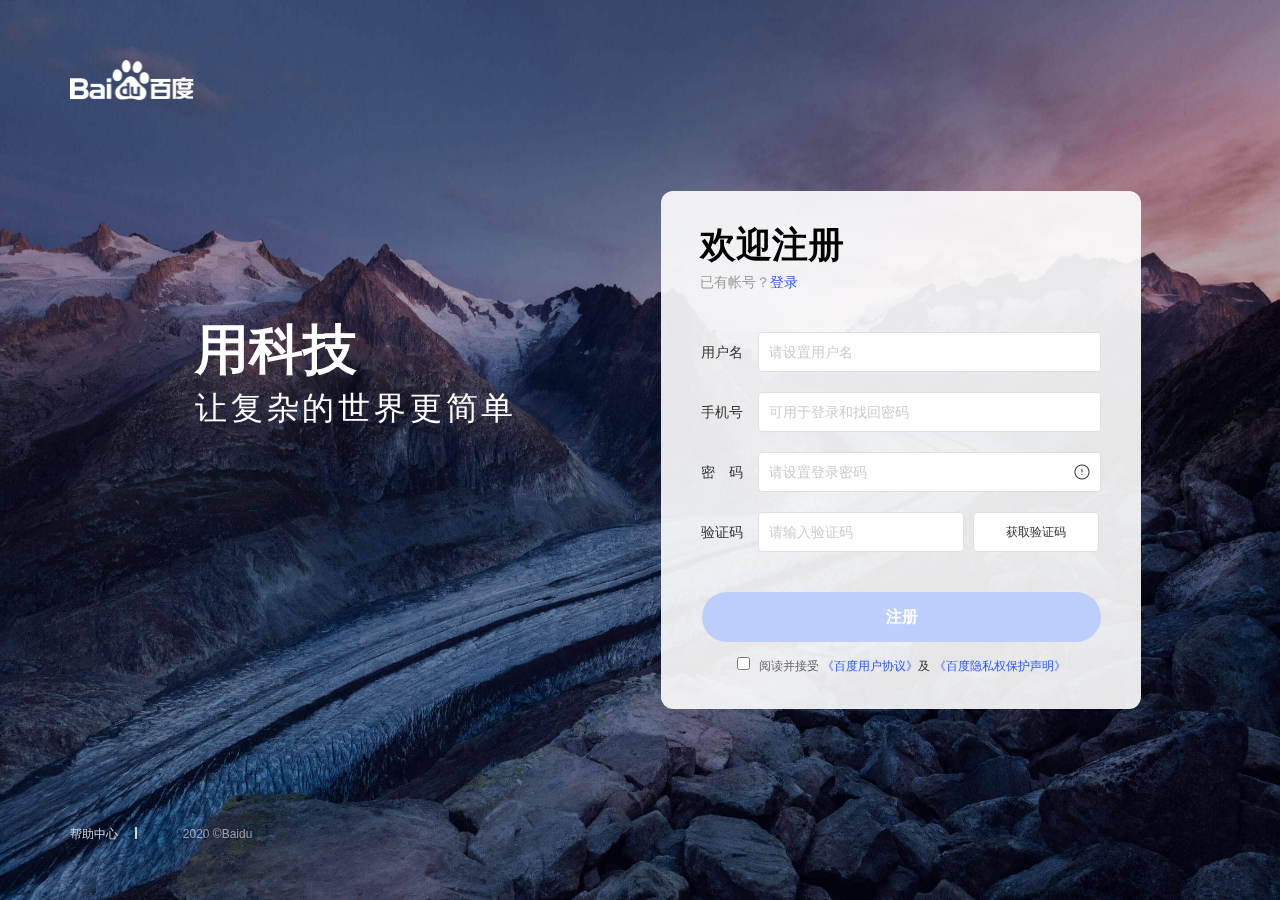
<file: index.html>
<!DOCTYPE html>
<html>
<!--STATUS OK-->

<head>
    <meta http-equiv="Content-Type" content="text/html; charset=UTF-8">
    <title>
        注册百度帐号
    </title>
    <script type="text/javascript">
        window.wpo = { start: new Date * 1, pid: 109, page: 'passport' };
        var _hmt = _hmt || [];
    </script>
    <link rel="stylesheet" href="./style.css">
    <!-- <link rel="stylesheet" href="./base.css">
    <link rel="stylesheet" href="./ui.css"> -->
    <script src="./script.js"></script>
    <style>
        .pass-item-placeholder {
            color: #ABABAB;
            cursor: text;
            display: block;
            font-size: 12px;
            height: 20px;
            left: 163px;
            line-height: 20px;
            position: absolute;
            top: 5px;
            width: 160px;
        }

        .pass-item-placeholder-inactive {
            color: #ccc;
        }
    </style>
</head>

<body>
    <div id="wrapper" class="">
        <div id="head">
        </div>
        <div id="nav">
        </div>
        <div id="content">
            <div class="mod-new-reg-bg">
                <img src="./reg_bg_min.jpg">
            </div>
            <div class="mod-new-reg-wrapper">
                <div class="mod-new-reg-logo">
                    <img src="./baidu.png">
                </div>
                <div class="mod-new-reg-text">
                    <h3>用科技</h3>
                    <p>让复杂的世界更简单</p>
                </div>
                <div class="mod-new-reg-footer">
                    <span class="mod-new-reg-help">
                        <a class="mode-new-reg-help-text" href="#" target="_blank">帮助中心</a>
                        <span class="mod-new-reg-line"></span>
                        <a class="mod-new-reg-service" href="#"></a>
                    </span>
                    <span class="mod-new-reg-copyright">2020&nbsp;©Baidu</span>
                </div>
            </div>
            <div class="mod-reg clearfix mod-reg- mod-new-reg-content">
                <div class="new-reg-guide-login">
                    <h3>欢迎注册</h3>
                    <p>已有帐号？<span id="login_btn">登录</span></p>
                </div>
                <div class="reg-content tang-pass-reg" id="reg_content">
                    <form autocomplete="off" id="form" class="new-reg-v5" method="POST">
                        <p id="userNameWrapper" class="pass-form-item pass-form-item-userName">
                            <label for="userName" id="userNameLabel" class="pass-label pass-label-userName">用户名</label>
                            <input type="text" style="display:none;">
                            <input id="userName" type="text" name="userName"
                                class="pass-text-input pass-text-input-userName" autocomplete="off" value=""
                                placeholder="请设置用户名">
                            <span id="userName_clearbtn" class="pass-clearbtn pass-clearbtn-userName" style="display: none; visibility: hidden;"></span>
                            <span id="userNameError" class="pass-item-error pass-item-error-userName" style="display: none;">用户名不能超过7个汉字或14个字符</span>
                            <span id="userNameSucc" class="pass-item-succ pass-item-succ-userName" style="display:none;"></span>
                            <span id="userNameTip" class="pass-item-tip pass-item-tip-userName" style="display: none;">
                                <span id="userNameTipText" class="pass-item-tiptext pass-item-tiptext-userName">设置后不可更改，中英文均可，最长14个英文或7个汉字</span>
                            </span>
                        </p>
                        <p id="phoneWrapper" class="pass-form-item pass-form-item-phone">
                            <label for="phone" id="phoneLabel" class="pass-label pass-label-phone">手机号</label>
                            <input type="text" style="display:none;">
                            <input id="phone" type="text" name="phone" class="pass-text-input pass-text-input-phone" maxlength="11" autocomplete="off" value="" placeholder="可用于登录和找回密码">
                            <span id="phone_clearbtn" class="pass-clearbtn pass-clearbtn-phone" style="display: none; visibility: hidden;"></span>
                            <span id="phoneError" class="pass-item-error pass-item-error-phone" style="display: none;">手机号码格式不正确</span>
                            <span id="phoneSucc" class="pass-item-succ pass-item-succ-phone" style="display:none;"></span>
                            <span id="phoneTip" class="pass-item-tip pass-item-tip-userName" style="display:none">
                                <span id="phoneTipText" class="pass-item-tiptext pass-item-tiptext-userName">请输入中国大陆手机号,其他用户不可见</span>
                            </span>
                        </p>
                        <input type="password" name="password" style="display:none">
                        <p id="passwordWrapper" class="pass-form-item pass-form-item-password">
                            <label for="password" id="passwordLabel"
                                class="pass-label pass-label-password">密　码</label>
                            <input id="password" type="password" name="password" class="pass-text-input pass-text-input-password" maxlength="14"
                                 maxlength="11"autocomplete="off" value="" placeholder="请设置登录密码">
                            <span id="passwordError" class="pass-item-error pass-item-error-password" style="display: none;">
                                密码设置不符合要求
                            </span>
                            <span id="passwordSucc" class="pass-item-succ pass-item-succ-password" style="display:none;"></span>
                            <span id="passwordTip" class="pass-item-tip-password" style="display: none;">
                                <span id="passwordTipText" class="pass-item-tiptext pass-item-tiptext-password">
                                    <span id="pwd_checklist_len" data-rule="len" class="pwd-checklist-item">长度为8~14个字符</span>
                                    <span id="pwd_checklist_cha" data-rule="cha" class="pwd-checklist-item">字母/数字以及标点符号至少包含2种</span>
                                    <span id="pwd_checklist_spa" data-rule="spa" class="pwd-checklist-item">不允许有空格、中文</span>
                                </span>
                            </span>
                            <span class="change-password-type" id="changePwdType" style="display:none;"></span>
                            <span class="new-password-tip" id="newPwdTip" style="display: block;"></span>
                        </p>
                        <p id="verifyCodeSendWrapper" class="pass-form-item pass-form-item-verifyCodeSend">
                            <label for="verifyCode" id="verifyCodeLabel" class="pass-label pass-label-verifyCode">验证码</label>
                            <input id="verifyCode" type="text" name="verifyCode" class="pass-text-input pass-text-input-verifyCode" autocomplete="off" maxlength="6" placeholder="请输入验证码">
                            <span id="verifyCode_clearbtn" class="pass-clearbtn pass-clearbtn-verifyCode" style="display: none; visibility: hidden;"></span>
                            <input id="verifyCodeSend" type="button" value="获取验证码" class="pass-button pass-button-verifyCodeSend" autocomplete="off">
                            <span id="verifyCodeError" class="pass-item-error pass-item-error-verifyCodeSend" style="display: none;"></span>
                            <span id="verifyCodeSendTip" class="pass-item-tip pass-item-tip-verifyCodeSend" style="display: none;"></span>
                        </p>
                        <p id="errorWrapper" class="pass-generalErrorWrapper">
                            <span id="error" class="pass-generalError"></span>
                        </p>
                        <p id="submitWrapper" class="pass-form-item pass-form-item-submit pass-form-item-submit-v5">
                            <input id="submit" type="submit" value="注册" class="pass-button pass-button-submit">
                        </p>
                        <p id="isAgreeWrapper" class="pass-form-item pass-form-item-isAgree">
                            <input name="isAgree" id="isAgree" type="checkbox" class="pass-checkbox-input pass-checkbox-isAgree" autocomplete="off">
                            <label for="isAgree">阅读并接受</label>
                            <a target="_blank" href="http://passport.baidu.com/static/passpc-account/html/protocal.html">《百度用户协议》</a>及
                            <a target="_blank" href="http://privacy.baidu.com/mdetail?id=288">《百度隐私权保护声明》</a>
                            <a><span id="isAgreeError" class="pass-item-error pass-item-error-isAgree"></span></a>
                        </p>
                    </form>
                </div>
            </div>
            <input type="hidden" value="mn" id="jsProduct">
            <input type="hidden" value="" id="jsU">
            <input type="hidden" value="" id="jsColor">
            <input type="hidden" value="" id="jsSubpro">
            <input type="hidden" value="https://www.baidu.com/" id="jsNorealU">
            <input type="hidden" value="https://www.baidu.com/" id="jsRetu">
            <input type="hidden" value="1" id="jsnoUsername">
            <input type="hidden" value="" id="jsdefaultAccount">
            <input type="hidden" value="" id="isSchoolReg">
            <input type="hidden" value="" id="hasAuthsite">
        </div>
        <div id="foot">
        </div>
    </div>
    <script type="text/javascript">wpo.tti = new Date * 1;</script>
</body>

</html>
</file>
<file: style.css>
html {
    color: #333;
    background: #fff;
    overflow-y: scroll;
}

* {
    padding: 0;
    margin: 0;
}

body {
    font-family: PingFang-SC-Regular,Helvetica,"Microsoft Yahei","微软雅黑"!important;
}

#wrapper {
    width: 100%;
}

#head, #content, #foot {
    width: 980px;
    margin-left: auto;
    margin-right: auto;
}

.mod-reg {
    position: relative;
}
.clearfix {
    zoom: 1;
}

.mod-new-reg-bg {
    position: fixed;
    left: 0;
    right: 0;
    top: 0;
    bottom: 0;
    background: url(./static/passpc-account/img/reg_bg_min.jpg) no-repeat;
    background-size: cover;
    background: none\9;
    *background: 0 0;
}

.mod-new-reg-bg img {
    display: block\9;
    *display: block;
    width: 100%;
    height: 100%;
}

.mod-new-reg-wrapper .mod-new-reg-logo {
    position: fixed;
    left: 70px;
    top: 60px;
    width: 124.4px;
    height: 40px;
}

.mod-new-reg-wrapper .mod-new-reg-logo img {
    width: 100%;
    height: 100%;
}

@media screen and (max-width: 1150px) {
    .mod-new-reg-wrapper .mod-new-reg-text {
        display: none;
    }
}

.mod-new-reg-wrapper .mod-new-reg-text {
    position: fixed;
    left: 195px;
    top: 314px;
    color: #fff;
}

.mod-new-reg-wrapper .mod-new-reg-text h3 {
    font-size: 54px;
    letter-spacing: 0;
    font-weight: 700;
}

.mod-new-reg-wrapper .mod-new-reg-text p {
    font-size: 32px;
    letter-spacing: 3.81px;
    font-weight: 300;
}

.mod-new-reg-wrapper .mod-new-reg-footer {
    position: fixed;
    left: 70px;
    bottom: 57px;
    font-size: 14px;
    color: #fff;
}

.mod-new-reg-wrapper .mod-new-reg-footer .mod-new-reg-help .mode-new-reg-help-text {
    filter: alpha(opacity=80);
    opacity: .8;
}

.mod-new-reg-wrapper .mod-new-reg-footer .mod-new-reg-help .mod-new-reg-line {
    display: inline-block;
    width: 2px;
    height: 12px;
    filter: alpha(opacity=78);
    opacity: .78;
    margin: 0 12px 0 13px;
    background: #fff;
    position: relative;
    top: 1px;
}

.mod-new-reg-wrapper .mod-new-reg-footer .mod-new-reg-help a {
    text-decoration: none;
    color: #fff;
    cursor: pointer;
}

.mod-new-reg-wrapper .mod-new-reg-footer .mod-new-reg-copyright {
    filter: alpha(opacity=54);
    opacity: .54;
    font-size: 12px;
    color: #fff;
    display: inline-block;
    padding-left: 30px;
}

@media screen and (max-height: 752px) {
    .mod-new-reg-content {
        height: 518px;
        margin-top: -259px;
    }
}
.mod-new-reg-content {
    position: absolute;
    right: 139px;
    top: 50%;
    width: 480px;
    height: 518px;
    margin-top: -259px;
    *background: #fff;
    background: #fff;
    background: rgba(255,255,255,.9);
    border-radius: 12px;
    border-radius: 12px;
    overflow: hidden;
}

.mod-new-reg-content .new-reg-guide-login {
    margin: 30px 0 0 39px;
}

.mod-new-reg-content .new-reg-guide-login h3 {
    font-size: 36px;
    color: #000;
    padding-bottom: 4px;
}

.mod-new-reg-content .new-reg-guide-login p {
    font-size: 14px;
    color: #9B9B9B;
}

.mod-new-reg-content .new-reg-guide-login p span {
    color: #2e58ff;
    cursor: pointer;
}

@media screen and (max-height: 752px) {
    .tang-pass-reg {
        padding-top: 40px;
        overflow: initial;
    }
}

.tang-pass-reg {
    padding-top: 40px;
}

@media screen and (max-height: 752px) {
    .tang-pass-reg .pass-form-item {
        margin-bottom: 20px;
    }
}
.tang-pass-reg .pass-form-item {
    margin-bottom: 40px;
}
.tang-pass-reg .pass-form-item {
    position: relative;
    clear: both;
    margin-bottom: 20px;
    zoom: 1;
}

.new-reg-v5 .pass-form-item.pass-form-item-verifyCodeSend {
    margin-bottom: 0;
}

.tang-pass-reg .pass-label {
    font-size: 14px;
    color: #333;
    letter-spacing: 0;
    text-align: right;
    width: 82px;
    height: 40px;
    line-height: 40px;
    margin-right: 15px;
    font-weight: 200;
    display: block;
    float: left;
}

.tang-pass-reg .pass-text-input-verifyCode {
    width: 184px!important;
    margin-right: 9px;
    float: left;
}
.tang-pass-reg .pass-text-input {
    padding: 11px 10px;
    max-height: 40px;
    background: #fff;
    border: 1px solid #E0E0E0;
    border-radius: 4px;
    font-size: 14px;
    width: 321px;
    color: #000;
}

.pass-text-input::placeholder {
    color: #ccc;
}

.tang-pass-reg .pass-form-item-verifyCode span, .tang-pass-reg .pass-form-item-verifyCodeSend span {
    float: left;
    display: block;
}
.tang-pass-reg .pass-clearbtn {
    left: -99999px;
}

.tang-pass-reg input.pass-button-verifyCodeSend {
    width: 126px;
    border-radius: 4px;
    background: #fff;
    border: 1px solid #E0E0E0;
    font-size: 12px;
    color: #333;
    letter-spacing: 0;
    text-align: center;
    line-height: 24px;
    height: 40px;
    font-weight: 400;
    margin-right: 10px;
}

@media screen and (max-height: 752px) {
    .tang-pass-reg .pass-generalError, .tang-pass-reg .pass-form-item-verifyCodeSend span.pass-item-error {
        line-height: 18px;
    }
}
span.pass-item-error {
    margin-left: 97px;
    padding: 3px 0 0;
    color: #F55;
    background: 0 0;
    position: absolute;
    left: 0;
    top: 42px;
    line-height: 12px;
    font-size: 12px;
}

.new-reg-v5 .pass-item-tip.pass-item-tip-verifyCodeSend {
    background: 0 0;
    top: 40px;
    text-align: left;
    color: #000;
    line-height: 17px;
    margin-left: 0;
}
.tang-pass-reg .pass-form-item-verifyCode span, .tang-pass-reg .pass-form-item-verifyCodeSend span {
    float: left;
    display: block;
}
.tang-pass-reg .pass-item-tip {
    width: 317px;
    height: 39px;
    position: absolute;
    left: 97px;
    top: -46px;
    text-align: center;
    color: #fff;
    background: url(./static/passpc-account/img/reg/check-username-bg-2x.png) no-repeat;
    background-size: 100%;
}
.tang-pass-reg .pass-item-tip-verifyCodeSend {
    padding-top: 2px;
}

.tang-pass-reg .pass-item-tip-verifyCodeSend {
    line-height: 18px;
    color: #999;
}

.tang-pass-reg .pass-button {
    display: block;
    height: 50px;
    font-size: 16px;
    font-weight: 700;
    cursor: pointer;
    color: #fff;
    background-image: none;
    border-radius: 3px;
    border: 0;
    -moz-border-radius: 3px;
    -webkit-border-radius: 3px;
    transition: .3s;
    -moz-transition: .3s;
    -o-transition: .3s;
    -webkit-transition: .3s;
}

.tang-pass-reg .pass-form-item-submit.pass-form-item-submit-v5 {
    margin-bottom: 15px;
    padding-top: 40px;
    margin-top: 0;
    left: 41px;
}

.mod-reg .tang-pass-reg .pass-button-submit {
    background: #BDCEFC;
    /* background: #6666ff; */
    border-radius: 25px;
    width: 399px;
}

.tang-pass-reg .pass-form-item-isAgree {
    margin-left: 41px;
    width: 399px;
    text-align: center;
    font-size: 12px;
}

.tang-pass-reg .pass-form-item-isAgree label {
    color: #666;
    font-size: 12px;
    margin-left: 5px;
}

.tang-pass-reg a {
    color: #2E58FF;
    text-decoration: none;
}

a {
    -webkit-tap-highlight-color: rgba(0,0,0,0);
    -webkit-appearance: none;
    font-size: 12px;
}

.tang-pass-reg .new-password-tip {
    width: 16px;
    height: 16px;
    position: absolute;
    top: 12px;
    left: 413px;
    background: url(./static/passpc-account/img/reg/pwdtip-2x.png) no-repeat;
    background-size: 100%;
}

.tang-pass-reg .new-password-tip:hover {
    background: url(./static/passpc-account/img/reg/pwdtip-2x-hover.png) no-repeat;
    background-size: 100%;
}

.pass-text-input-error {
    border-color: #F55!important;
}

.tang-pass-reg .pass-item-error-password {
    position: absolute;
    height: 16px;
    padding: 0;
    top: 43px;
    font-size: 12px;
    color: #F55;
}

.tang-pass-reg .pass-item-tiptext-userName {
    padding: 7px 0;
    font-size: 12px;
    display: block;
}

.pass-item-tip-password {
    padding: 12px;
    width: 290px;
    height: 79px;
    top: -85px;
    left: 122px;
    background: url(./static/passpc-account/img/check-pwd-bg-2x.png) no-repeat;
    background-size: 100%;
    position: absolute;
    color: #fff;
    zoom: 1;
    z-index: 20;
}

.pwd-checklist-item {
    display: block;
    font-size: 12px;
}

/* .pass-item-tip-password:after {
    visibility: hidden;
    display: block;
    font-size: 0;
    content: " ";
    clear: both;
    height: 0;
} */

.pass-item-tiptext {
    display: block;
}

.tang-pass-reg .pass-item-succ {
    left: -28px;
    top: 2px;
    background: url(./static/passpc-account/img/setpwd-success-2x.png) no-repeat;
    background-size: contain;
    width: 16px;
    height: 16px;
    position: relative;
    line-height: 12px;
    padding-left: 20px;
}
</file>
